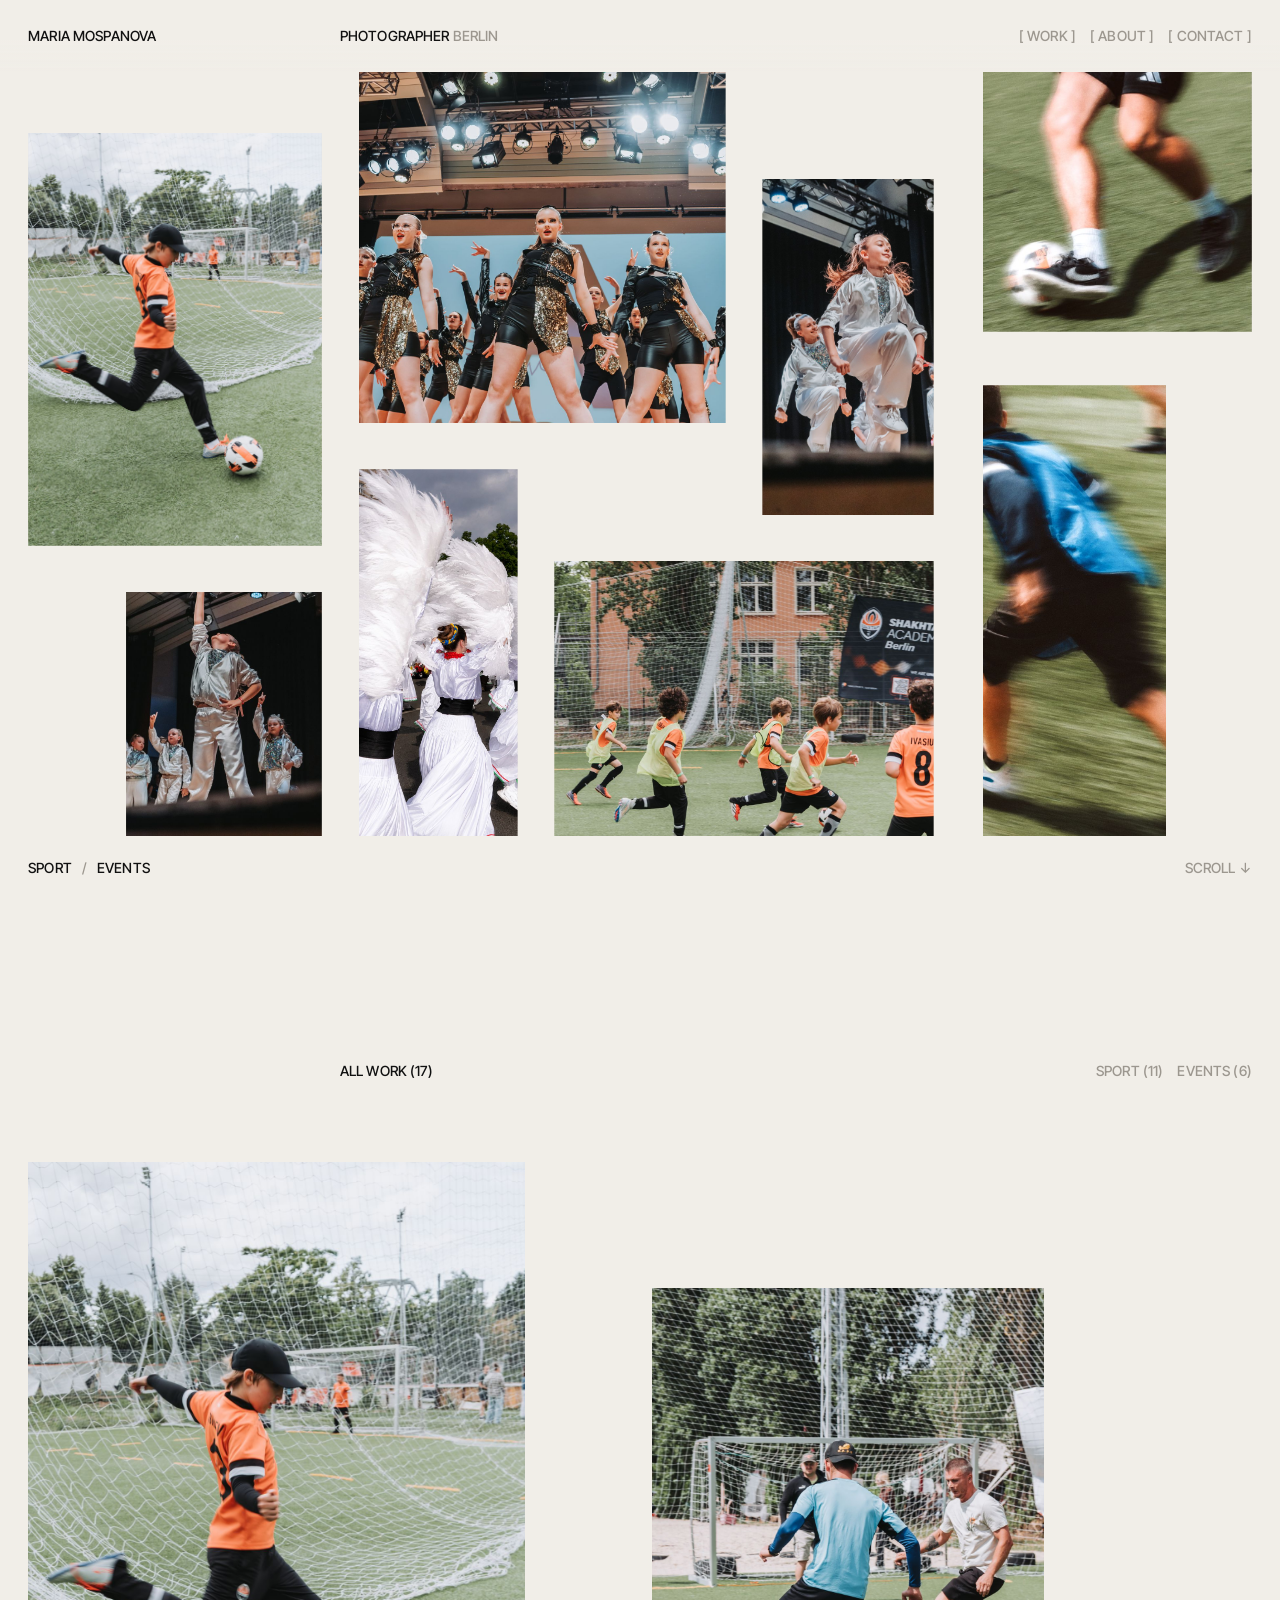
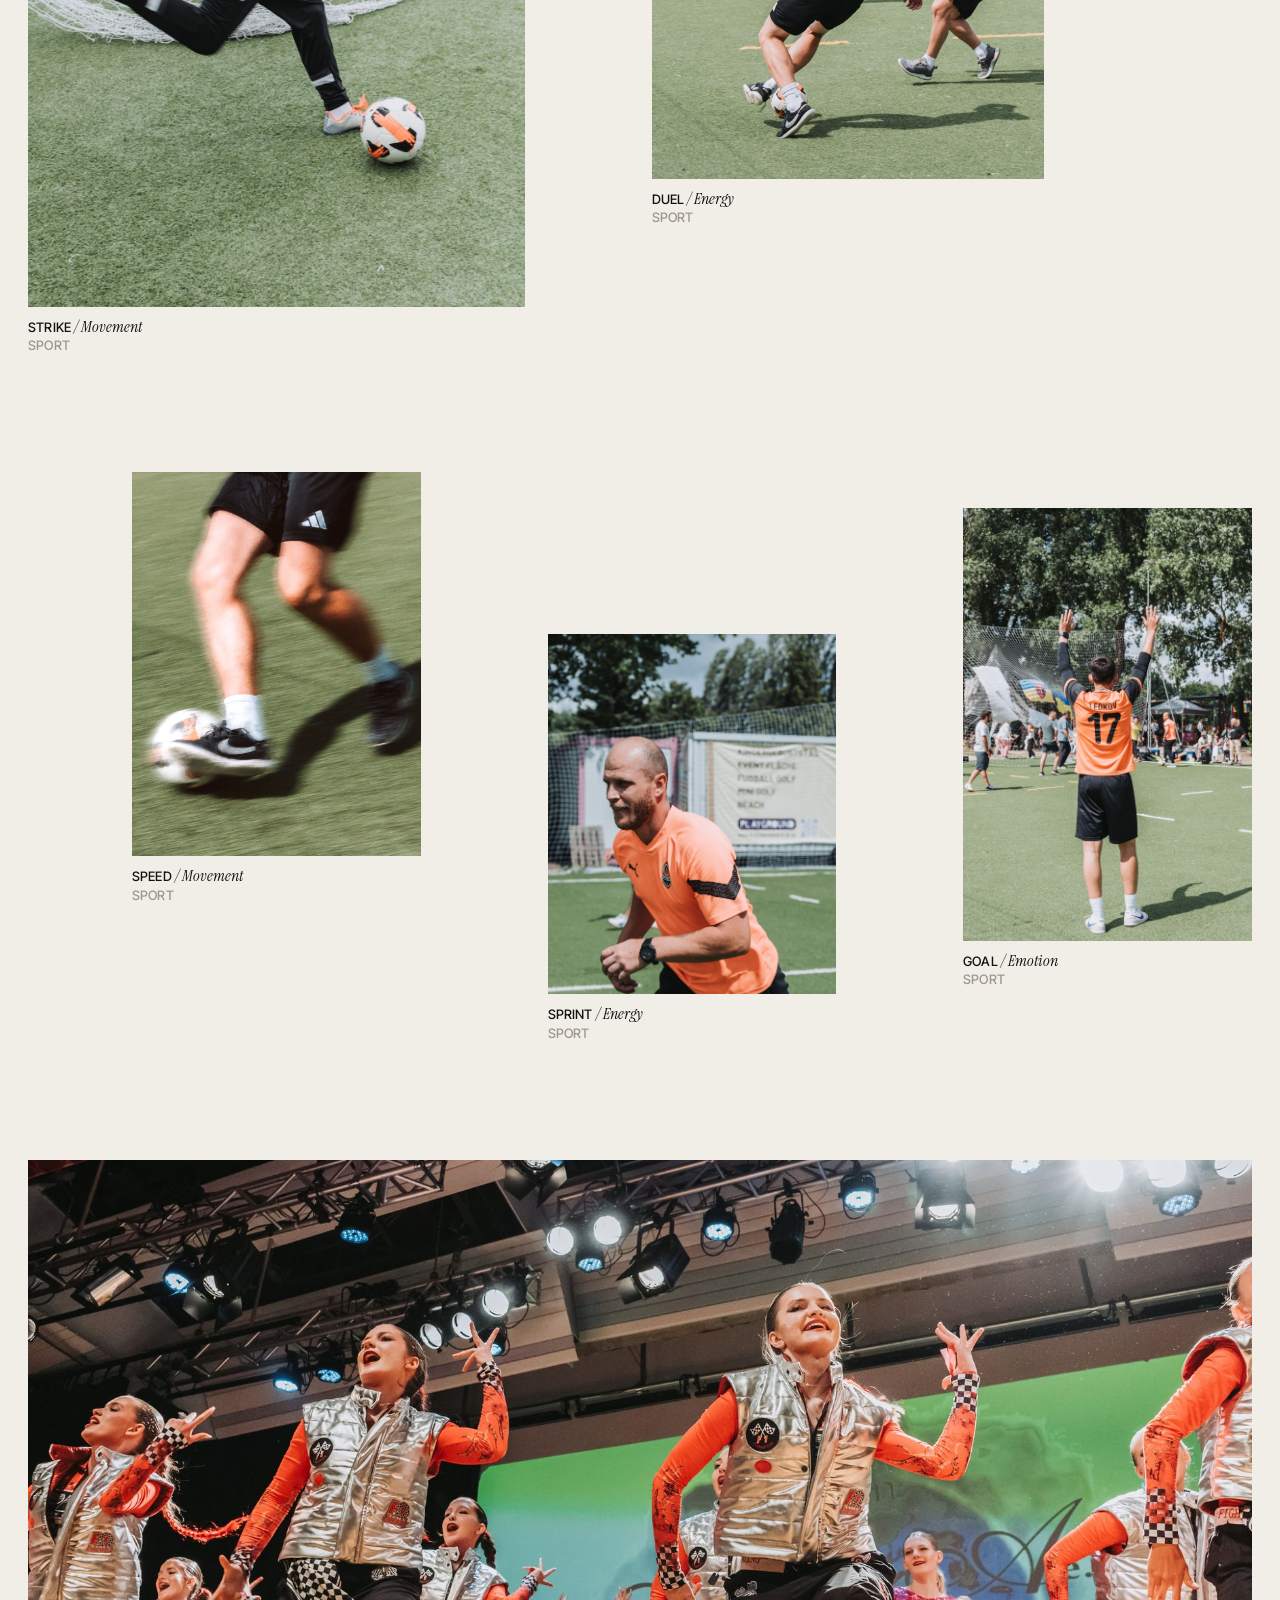
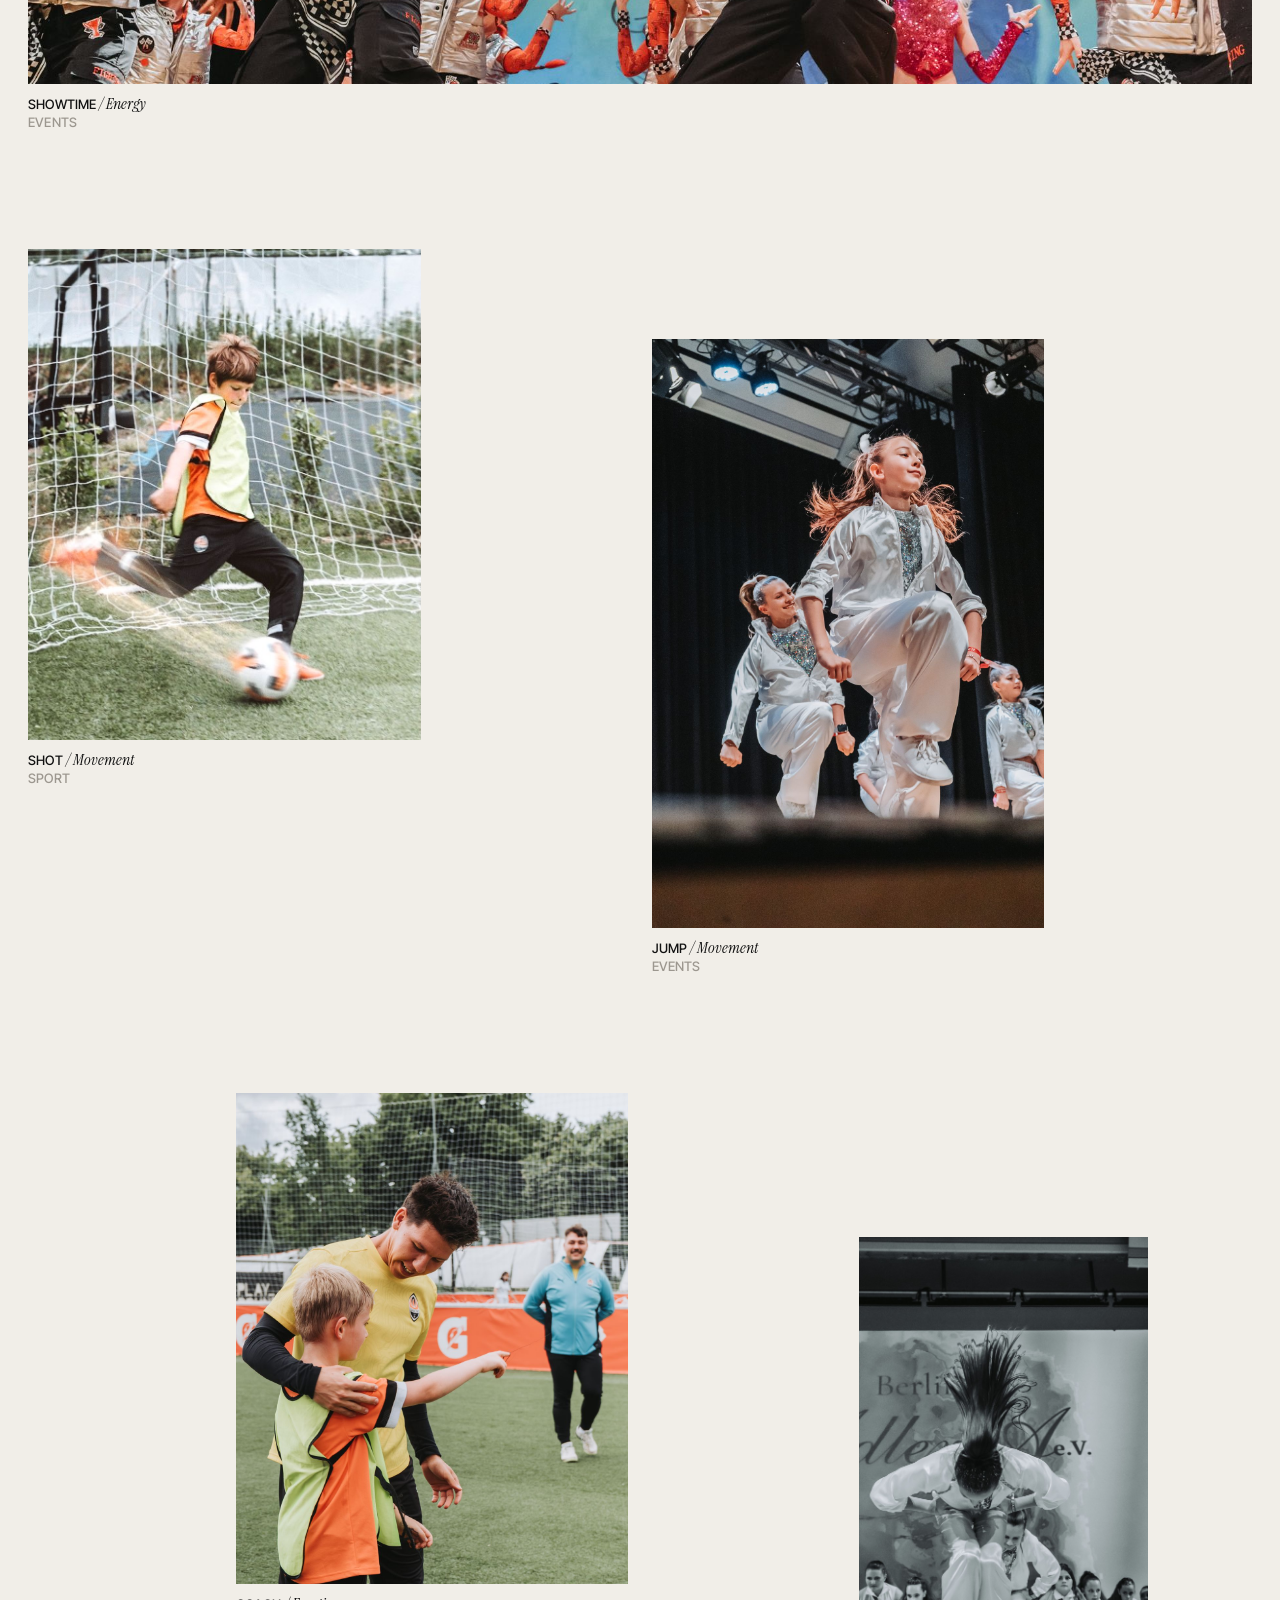
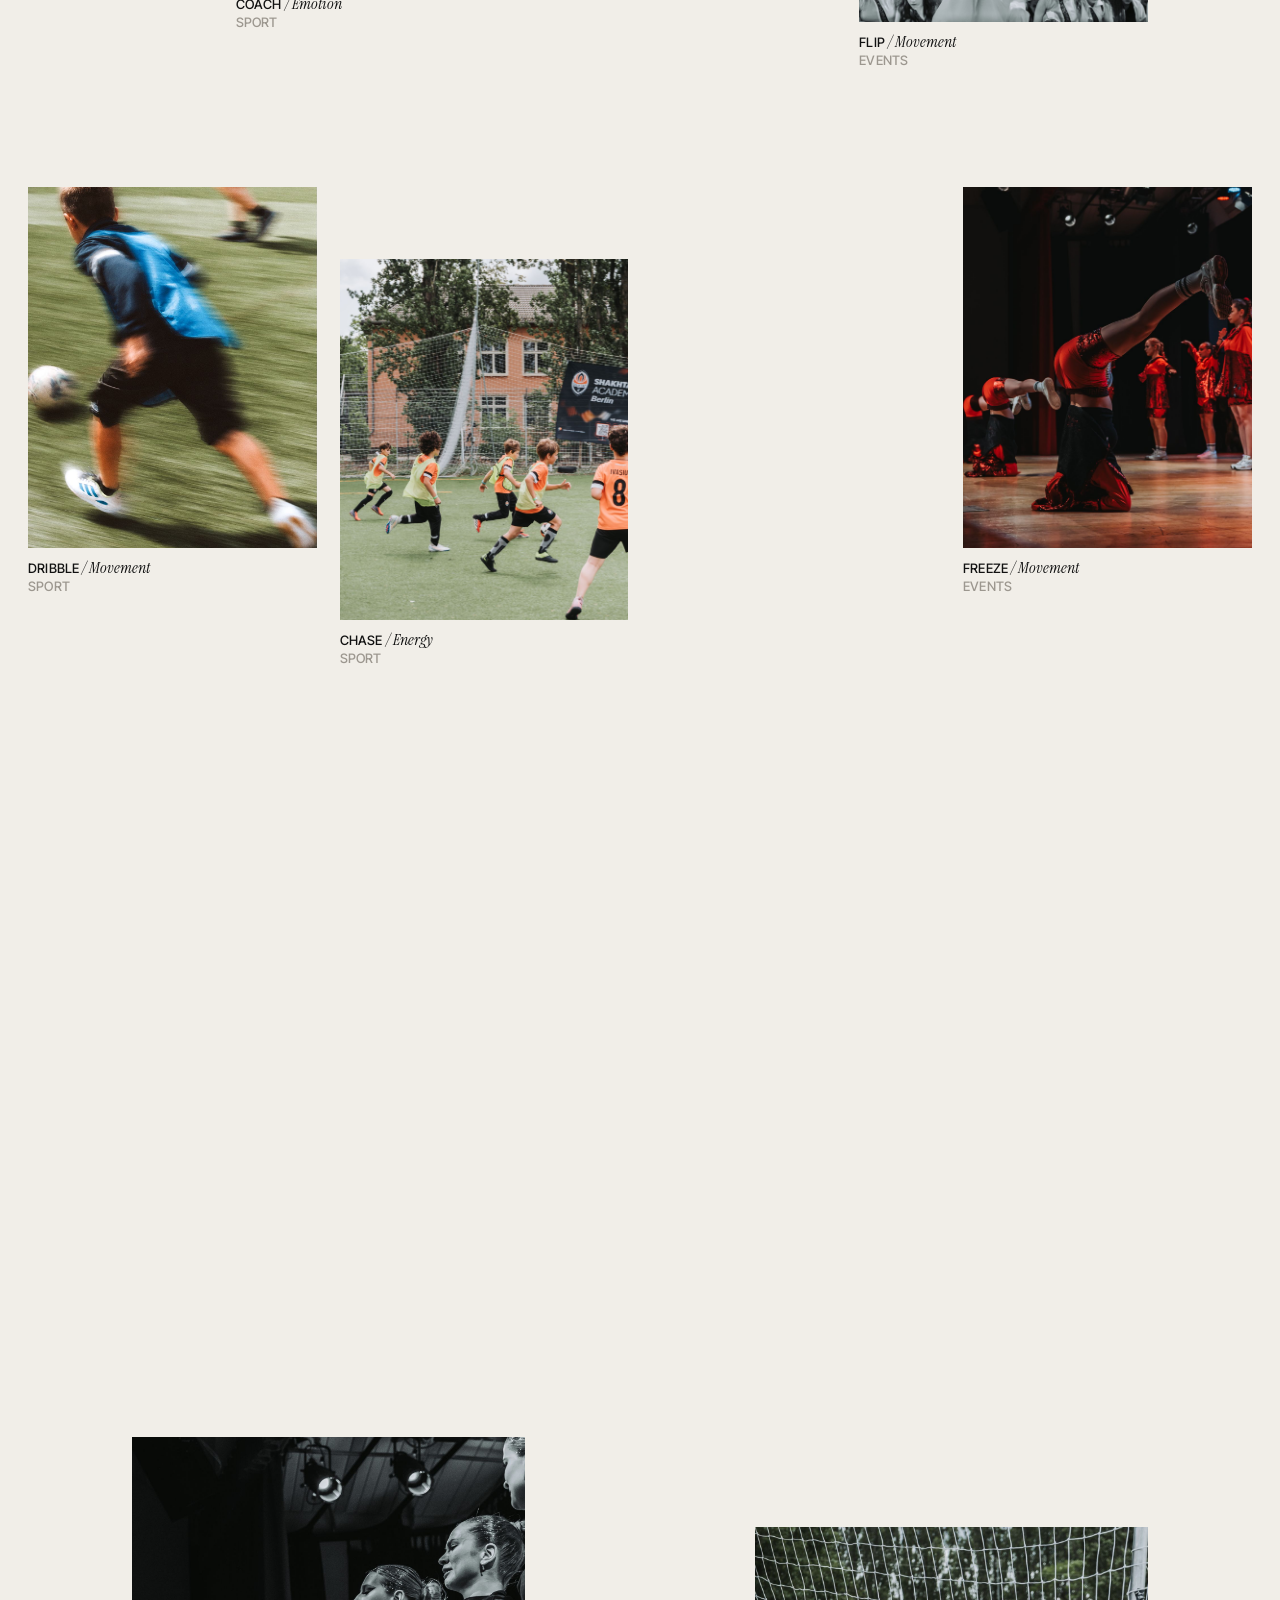
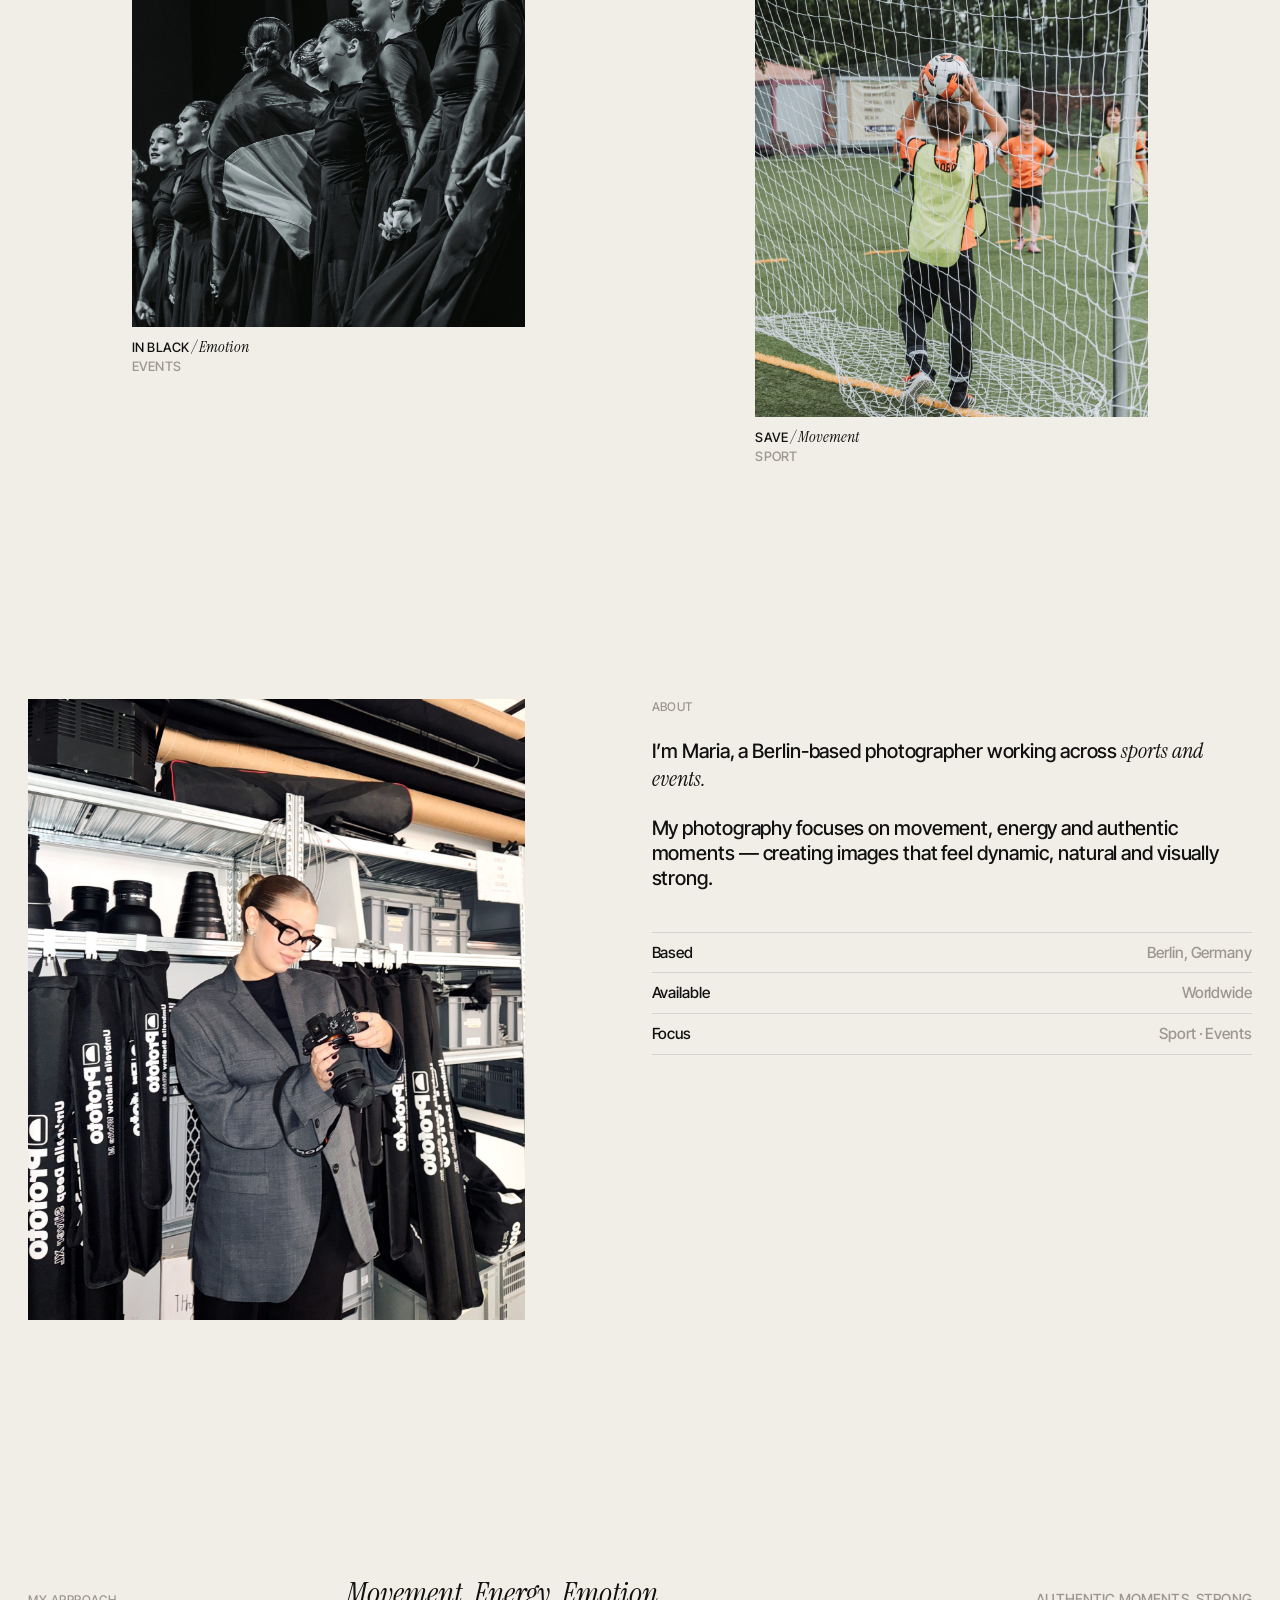
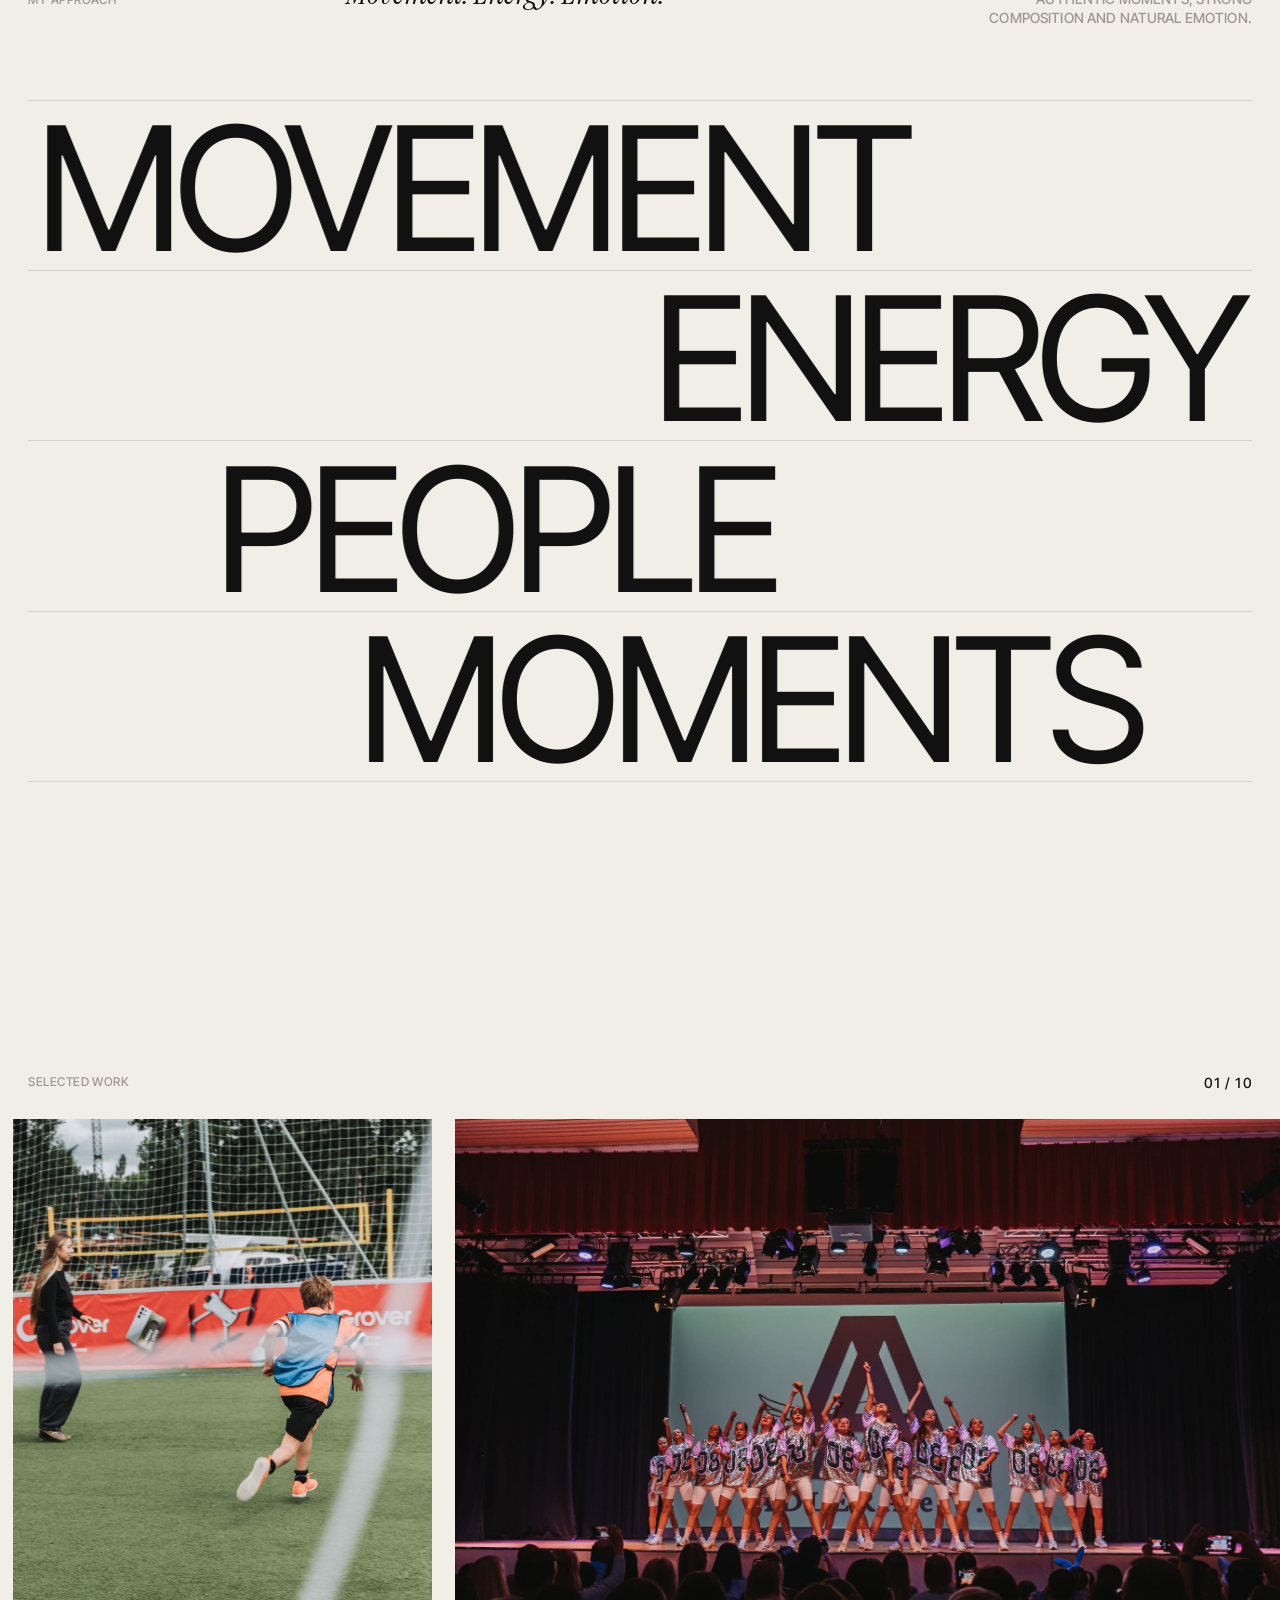
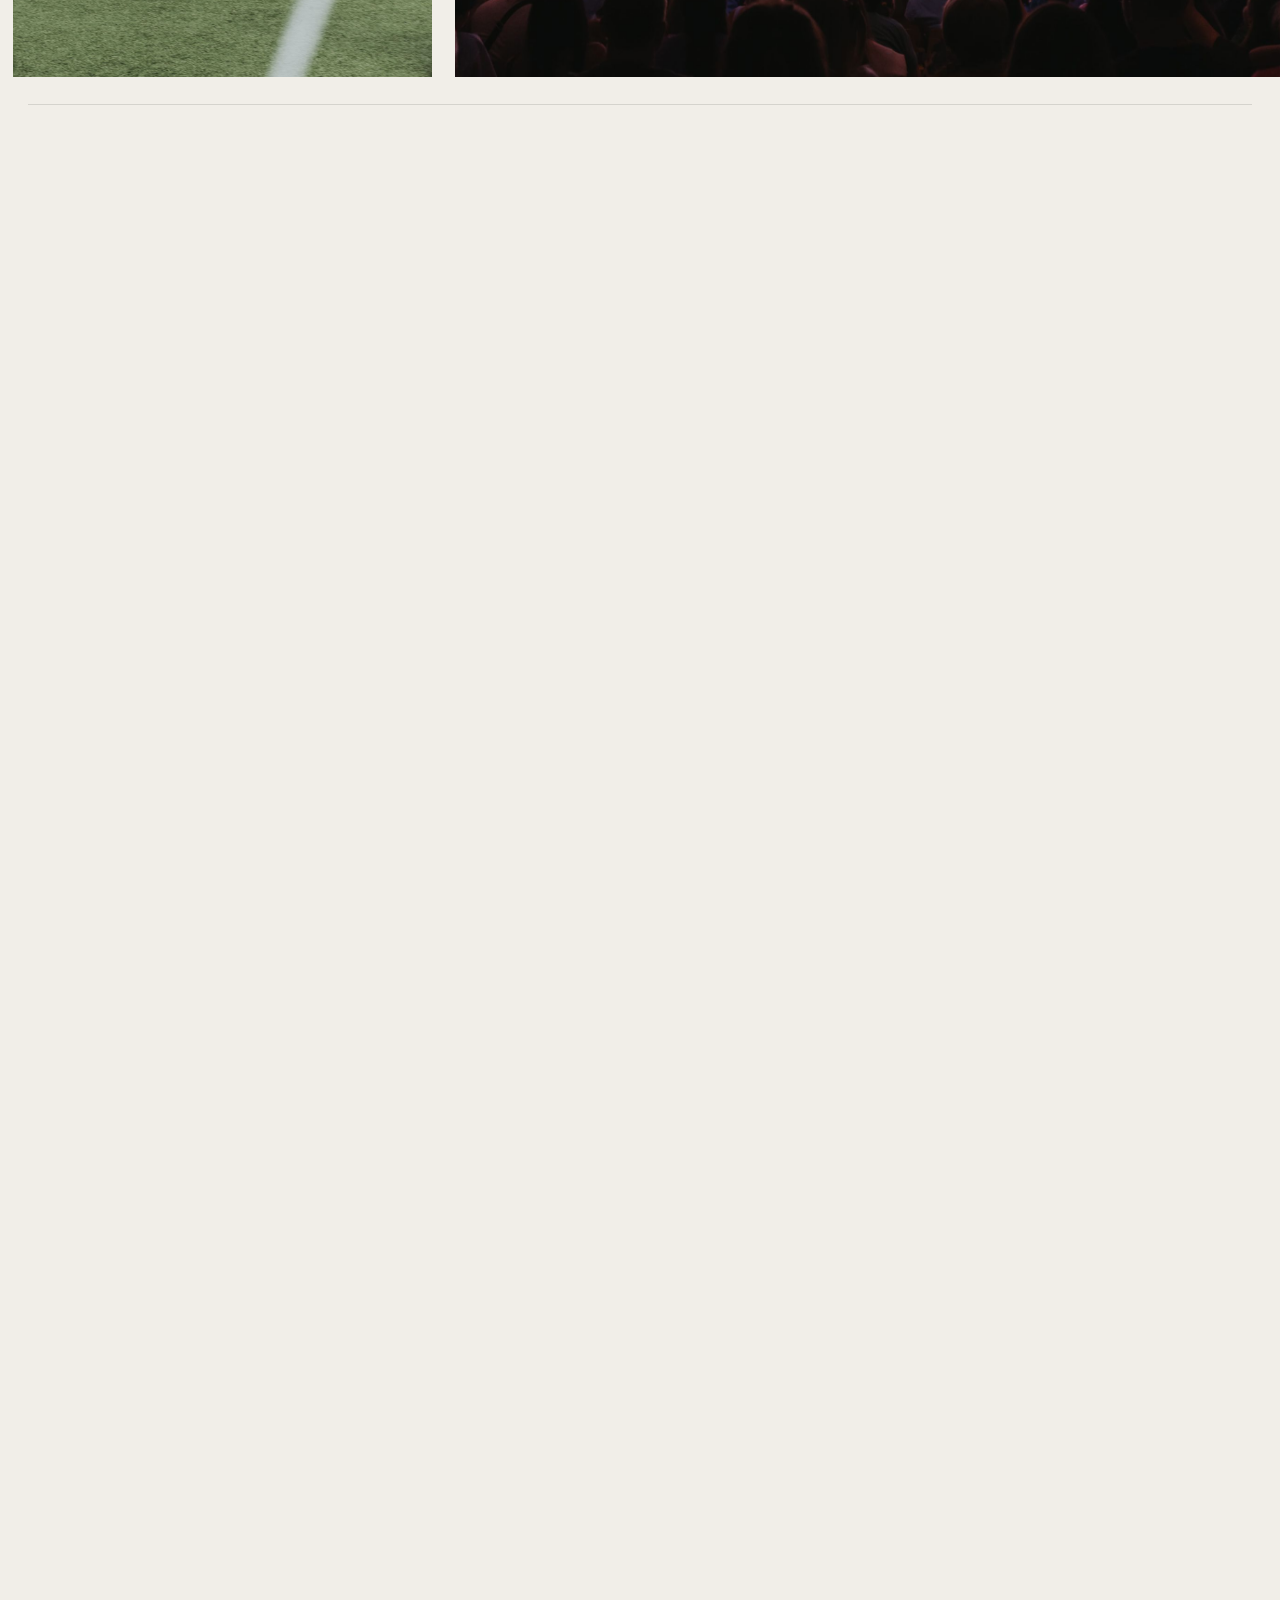
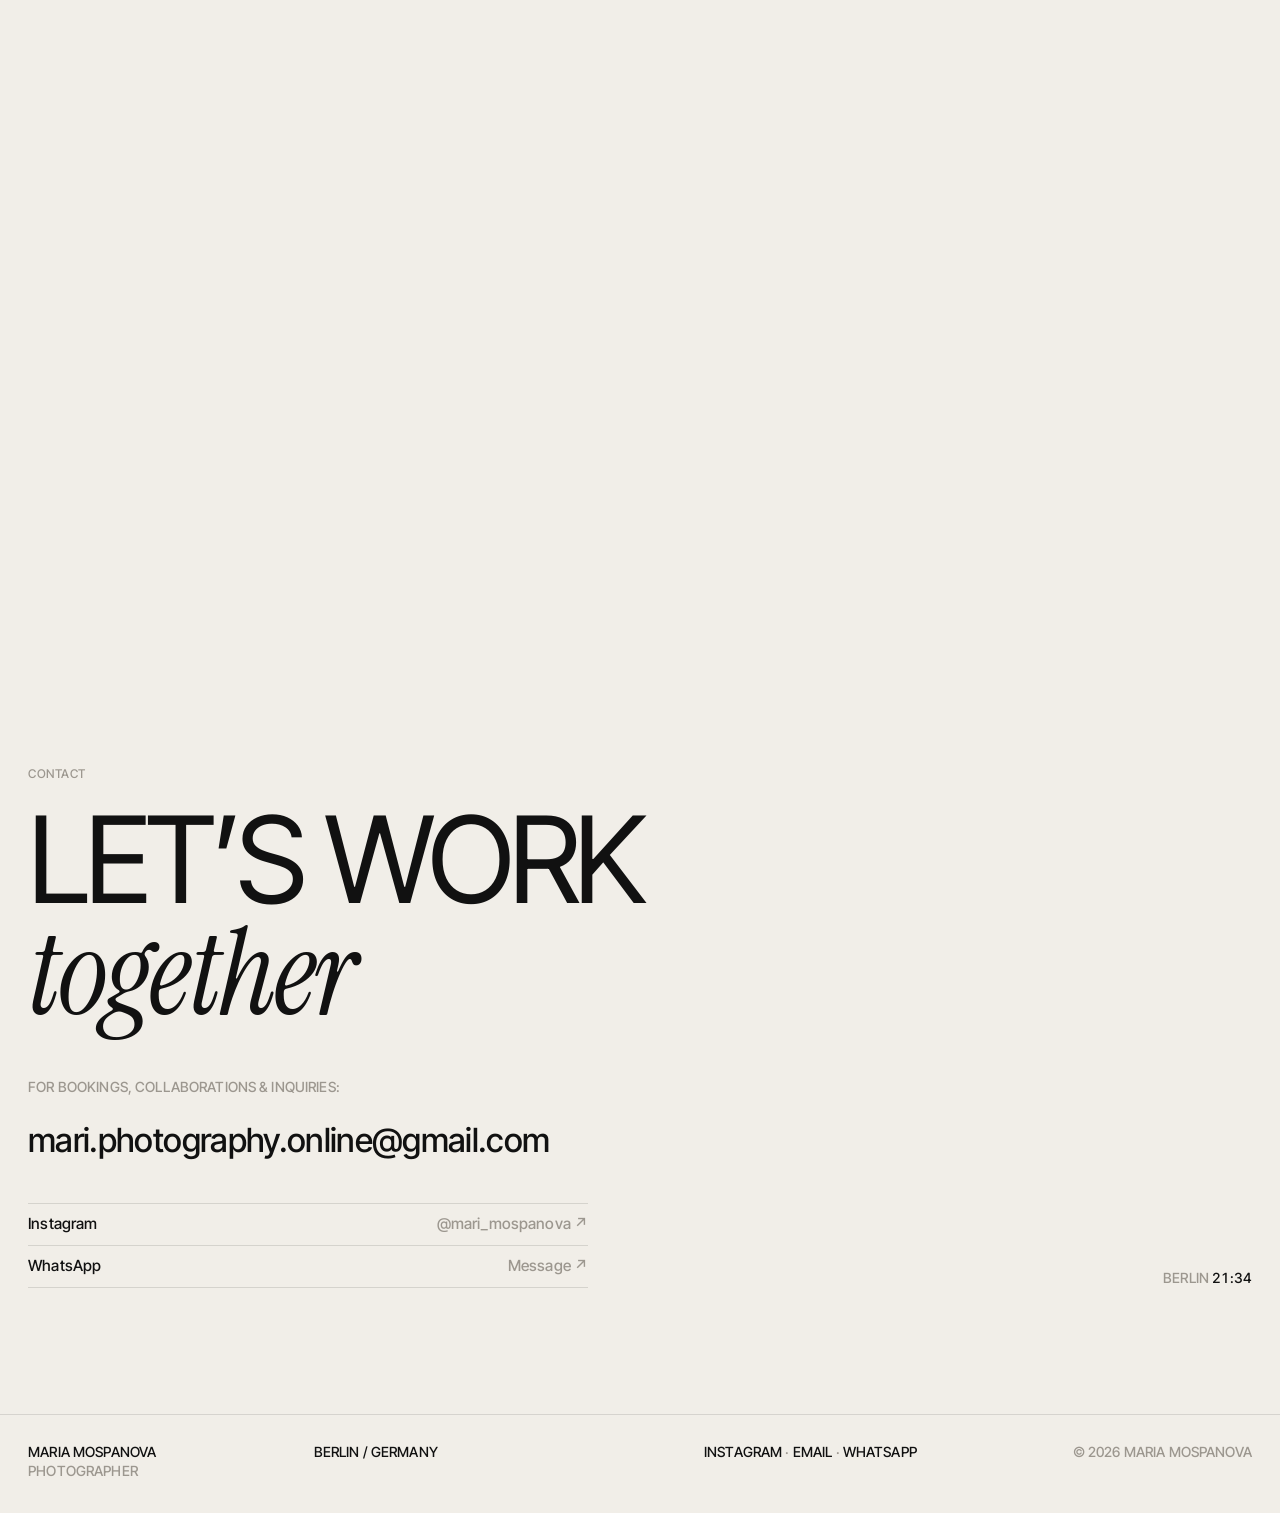
<file: index.html>
<!doctype html>
<html lang="en">
<head>
  <meta charset="utf-8">
  <meta name="viewport" content="width=device-width, initial-scale=1">
  <title>Maria Mospanova — Photographer</title>
  <meta name="description" content="Maria Mospanova — Berlin-based photographer working across sports and events.">
  <meta name="google-site-verification" content="XqzXgCKZwIQLnxauvd_oPKRa2JU0GCqbyXRKcChJCmk" />
  <meta name="theme-color" content="#EEEAE3">

  <meta property="og:title" content="Maria Mospanova — Photographer">
  <meta property="og:description" content="Sports and events photography. Berlin / Germany.">
  <meta property="og:type" content="website">

  <link rel="icon" href="data:image/svg+xml,%3Csvg xmlns='http://www.w3.org/2000/svg' viewBox='0 0 32 32'%3E%3Crect width='32' height='32' fill='%23121212'/%3E%3Ccircle cx='24' cy='8' r='3' fill='%23C8432B'/%3E%3Ctext x='5' y='25' font-family='Georgia' font-style='italic' font-size='20' fill='%23EEEAE3'%3EM%3C/text%3E%3C/svg%3E">

  <link rel="preconnect" href="https://fonts.googleapis.com">
  <link rel="preconnect" href="https://fonts.gstatic.com" crossorigin>
  <link href="https://fonts.googleapis.com/css2?family=Instrument+Serif:ital@0;1&family=Inter+Tight:wght@300;400;500&display=swap" rel="stylesheet">
  <link rel="stylesheet" href="assets/css/style.css">

  <script>
    // Photos live in assets/img/ under fixed names (hero-01.jpg, work-01.jpg ...).
    // If a file is not there yet, show the temporary placeholder from data-ph,
    // and if that fails too, a neutral stand-in.
    document.addEventListener('error', function (e) {
      var img = e.target;
      if (img.tagName !== 'IMG') return;
      if (img.dataset.ph && !img.dataset.phUsed) { img.dataset.phUsed = '1'; img.src = img.dataset.ph; return; }
      if (img.dataset.fallback) return;
      img.dataset.fallback = '1';
      var seed = (img.getAttribute('alt') || 'mm').replace(/\W+/g, '-').toLowerCase();
      img.src = 'https://picsum.photos/seed/' + seed + '/1200/1500?grayscale';
    }, true);
    document.documentElement.classList.add('js');
  </script>
</head>
<body>

  <a class="skip" href="#work">Skip to work</a>

  <!-- ============ HEADER ============ -->
  <header class="header" id="top">
    <a class="header__name" href="#top" aria-label="Maria Mospanova — back to top">Maria Mospanova</a>
    <p class="header__now" aria-live="polite"><span data-now-title>Photographer</span> <span class="muted" data-now-cat>Berlin</span></p>
    <p class="header__count is-off" aria-hidden="true"><span class="muted" data-count-cur>—</span> | <span data-count-total>17</span></p>
    <nav class="header__nav" aria-label="Main">
      <a href="#work" data-nav="work">Work</a>
      <a href="#about" data-nav="about">About</a>
      <a href="#contact" data-nav="contact">Contact</a>
    </nav>
    <button class="header__menu" type="button" aria-expanded="false" aria-controls="mobile-menu">Menu</button>
  </header>

  <div class="mobile-menu" id="mobile-menu" hidden>
    <nav aria-label="Mobile">
      <a href="#work"><span>01</span>Work</a>
      <a href="#about"><span>02</span>About</a>
      <a href="#contact"><span>03</span>Contact</a>
    </nav>
    <p class="mobile-menu__foot">Berlin / Germany</p>
  </div>

  <main>

    <!-- ============ 1. INTRO / HERO COLLAGE ============ -->
    <section class="hero" data-section="Index" aria-label="Selected photographs">
      <div class="hero__collage">
        <figure class="hc hc--a" style="--i:0"><img src="assets/img/hero-01.jpg" data-ph="https://images.unsplash.com/photo-1461896836934-ffe607ba8211?auto=format&fit=crop&w=1000&q=80" alt="Young player striking the ball" fetchpriority="high"></figure>
        <figure class="hc hc--b" style="--i:1"><img src="assets/img/hero-02.jpg" data-ph="https://images.unsplash.com/photo-1492684223066-81342ee5ff30?auto=format&fit=crop&w=1200&q=80" alt="Dancers under stage lights"></figure>
        <figure class="hc hc--c" style="--i:2"><img src="assets/img/hero-03.jpg" data-ph="https://images.unsplash.com/photo-1509631179647-0177331693ae?auto=format&fit=crop&w=800&q=80" alt="Young dancer jumping on stage"></figure>
        <figure class="hc hc--d" style="--i:3"><img src="assets/img/hero-04.jpg" data-ph="https://images.unsplash.com/photo-1530549387789-4c1017266635?auto=format&fit=crop&w=700&q=80" alt="Motion-blurred feet and ball"></figure>
        <figure class="hc hc--e" style="--i:4"><img src="assets/img/hero-05.jpg" data-ph="https://images.unsplash.com/photo-1515886657613-9f3515b0c78f?auto=format&fit=crop&w=700&q=80" alt="Carnival dancers with white feathers"></figure>
        <figure class="hc hc--f" style="--i:5"><img src="assets/img/hero-06.jpg" data-ph="https://images.unsplash.com/photo-1517649763962-0c623066013b?auto=format&fit=crop&w=1200&q=80" alt="Kids chasing the ball"></figure>
        <figure class="hc hc--g" style="--i:6"><img src="assets/img/hero-07.jpg" data-ph="https://images.unsplash.com/photo-1514525253161-7a46d19cd819?auto=format&fit=crop&w=800&q=80" alt="Boy dribbling at speed"></figure>
        <figure class="hc hc--h" style="--i:7"><img src="assets/img/hero-08.jpg" alt="Young dancer in silver reaching up on stage"></figure>
      </div>

      <div class="hero__meta">
        <p class="hero__disciplines">
          <span>Sport</span><i>/</i><span>Events</span>
        </p>
        <p class="hero__scroll">Scroll <span aria-hidden="true">↓</span></p>
      </div>
    </section>

    <!-- ============ 2. PORTFOLIO — editorial index ============
         Each item: data-cat (sport|events), --col = desktop grid column,
         --mt = vertical offset, data-m = mobile placement (full|left|right|pairL|pairR).
         To swap a photo: change the img src (e.g. assets/img/sport-01.jpg) + caption. -->
    <section class="work" id="work" data-section="Work">
      <div class="work__bar" data-reveal>
        <p class="work__all"><button type="button" class="is-active" data-filter="all">All work <span>(17)</span></button></p>
        <p class="work__filters">
          <button type="button" data-filter="sport">Sport <span>(11)</span></button>
          <button type="button" data-filter="events">Events <span>(6)</span></button>
        </p>
      </div>

      <div class="grid" data-lightbox>
        <figure class="tile" data-cat="sport" data-m="full" style="--col:1 / span 5;--mt:0vh;--r:2/3" data-reveal>
          <div class="ph"><img loading="lazy" src="assets/img/work-01.jpg" data-ph="https://images.unsplash.com/photo-1517649763962-0c623066013b?auto=format&fit=crop&w=1600&q=80" alt="Young player striking the ball"></div>
          <figcaption class="cap"><span>Strike <em>/ Movement</em></span><span>Sport</span></figcaption>
        </figure>
        <figure class="tile" data-cat="sport" data-m="right" style="--col:7 / span 4;--mt:14vh;--r:4/5" data-reveal>
          <div class="ph"><img loading="lazy" src="assets/img/work-02.jpg" data-ph="https://images.unsplash.com/photo-1509631179647-0177331693ae?auto=format&fit=crop&w=1000&q=80" alt="Two players fighting for the ball"></div>
          <figcaption class="cap"><span>Duel <em>/ Energy</em></span><span>Sport</span></figcaption>
        </figure>
        <figure class="tile" data-cat="sport" data-m="pairL" style="--col:2 / span 3;--mt:0vh;--r:3/4" data-reveal>
          <div class="ph"><img loading="lazy" src="assets/img/work-03.jpg" data-ph="https://images.unsplash.com/photo-1514525253161-7a46d19cd819?auto=format&fit=crop&w=900&q=80" alt="Motion-blurred feet and ball"></div>
          <figcaption class="cap"><span>Speed <em>/ Movement</em></span><span>Sport</span></figcaption>
        </figure>
        <figure class="tile" data-cat="sport" data-m="pairR" style="--col:6 / span 3;--mt:18vh;--r:4/5" data-reveal>
          <div class="ph"><img loading="lazy" src="assets/img/work-04.jpg" data-ph="https://images.unsplash.com/photo-1552674605-db6ffd4facb5?auto=format&fit=crop&w=900&q=80" alt="Player sprinting across the pitch"></div>
          <figcaption class="cap"><span>Sprint <em>/ Energy</em></span><span>Sport</span></figcaption>
        </figure>
        <figure class="tile" data-cat="sport" data-m="left" style="--col:10 / span 3;--mt:4vh;--r:2/3" data-reveal>
          <div class="ph"><img loading="lazy" src="assets/img/work-05.jpg" data-ph="https://images.unsplash.com/photo-1469334031218-e382a71b716b?auto=format&fit=crop&w=900&q=80" alt="Player number 17 celebrating with arms up"></div>
          <figcaption class="cap"><span>Goal <em>/ Emotion</em></span><span>Sport</span></figcaption>
        </figure>
        <figure class="tile" data-cat="events" data-m="full" style="--col:1 / -1;--mt:0vh;--r:21/9" data-reveal>
          <div class="ph"><img loading="lazy" src="assets/img/work-06.jpg" data-ph="https://images.unsplash.com/photo-1501281668745-f7f57925c3b4?auto=format&fit=crop&w=2000&q=80" alt="Dancers in silver jackets on stage"></div>
          <figcaption class="cap"><span>Showtime <em>/ Energy</em></span><span>Events</span></figcaption>
        </figure>
        <figure class="tile" data-cat="sport" data-m="pairL" style="--col:1 / span 4;--mt:0vh;--r:4/5" data-reveal>
          <div class="ph"><img loading="lazy" src="assets/img/work-07.jpg" data-ph="https://images.unsplash.com/photo-1515886657613-9f3515b0c78f?auto=format&fit=crop&w=900&q=80" alt="Boy kicking the ball in front of the goal"></div>
          <figcaption class="cap"><span>Shot <em>/ Movement</em></span><span>Sport</span></figcaption>
        </figure>
        <figure class="tile" data-cat="events" data-m="pairR" style="--col:7 / span 4;--mt:10vh;--r:2/3" data-reveal>
          <div class="ph"><img loading="lazy" src="assets/img/work-08.jpg" data-ph="https://images.unsplash.com/photo-1546519638-68e109498ffc?auto=format&fit=crop&w=1200&q=80" alt="Young dancer jumping on stage"></div>
          <figcaption class="cap"><span>Jump <em>/ Movement</em></span><span>Events</span></figcaption>
        </figure>
        <figure class="tile" data-cat="sport" data-m="full" style="--col:3 / span 4;--mt:0vh;--r:4/5" data-reveal>
          <div class="ph"><img loading="lazy" src="assets/img/work-09.jpg" data-ph="https://images.unsplash.com/photo-1540575467063-178a50c2df87?auto=format&fit=crop&w=1400&q=80" alt="Coach encouraging a young player"></div>
          <figcaption class="cap"><span>Coach <em>/ Emotion</em></span><span>Sport</span></figcaption>
        </figure>
        <figure class="tile" data-cat="events" data-m="right" style="--col:9 / span 3;--mt:16vh;--r:3/4" data-reveal>
          <div class="ph"><img loading="lazy" src="assets/img/work-10.jpg" data-ph="https://images.unsplash.com/photo-1496747611176-843222e1e57c?auto=format&fit=crop&w=900&q=80" alt="Dancer mid-flip, black and white"></div>
          <figcaption class="cap"><span>Flip <em>/ Movement</em></span><span>Events</span></figcaption>
        </figure>
        <figure class="tile" data-cat="sport" data-m="pairL" style="--col:1 / span 3;--mt:0vh;--r:4/5" data-reveal>
          <div class="ph"><img loading="lazy" src="assets/img/work-11.jpg" data-ph="https://images.unsplash.com/photo-1530549387789-4c1017266635?auto=format&fit=crop&w=800&q=80" alt="Boy dribbling at speed, motion blur"></div>
          <figcaption class="cap"><span>Dribble <em>/ Movement</em></span><span>Sport</span></figcaption>
        </figure>
        <figure class="tile" data-cat="sport" data-m="pairR" style="--col:4 / span 3;--mt:8vh;--r:4/5" data-reveal>
          <div class="ph"><img loading="lazy" src="assets/img/work-12.jpg" data-ph="https://images.unsplash.com/photo-1502680390469-be75c86b636f?auto=format&fit=crop&w=800&q=80" alt="Kids chasing the ball"></div>
          <figcaption class="cap"><span>Chase <em>/ Energy</em></span><span>Sport</span></figcaption>
        </figure>
        <figure class="tile" data-cat="events" data-m="left" style="--col:10 / span 3;--mt:0vh;--r:4/5" data-reveal>
          <div class="ph"><img loading="lazy" src="assets/img/work-13.jpg" data-ph="https://images.unsplash.com/photo-1505236858219-8359eb29e329?auto=format&fit=crop&w=800&q=80" alt="Dancer in a headstand freeze"></div>
          <figcaption class="cap"><span>Freeze <em>/ Movement</em></span><span>Events</span></figcaption>
        </figure>
        <figure class="tile" data-cat="events" data-m="full" style="--col:2 / span 6;--mt:0vh;--r:3/2" data-reveal>
          <div class="ph"><img loading="lazy" src="assets/img/work-14.jpg" data-ph="https://images.unsplash.com/photo-1529139574466-a303027c1d8b?auto=format&fit=crop&w=1200&q=80" alt="Dancers under stage lights"></div>
          <figcaption class="cap"><span>Showcase <em>/ Energy</em></span><span>Events</span></figcaption>
        </figure>
        <figure class="tile" data-cat="sport" data-m="right" style="--col:9 / span 3;--mt:14vh;--r:4/5" data-reveal>
          <div class="ph"><img loading="lazy" src="assets/img/work-15.jpg" data-ph="https://images.unsplash.com/photo-1508098682722-e99c43a406b2?auto=format&fit=crop&w=1200&q=80" alt="Smiling player walking off the pitch"></div>
          <figcaption class="cap"><span>Matchday <em>/ Emotion</em></span><span>Sport</span></figcaption>
        </figure>
        <figure class="tile" data-cat="events" data-m="pairL" style="--col:2 / span 4;--mt:0vh;--r:4/5" data-reveal>
          <div class="ph"><img loading="lazy" src="assets/img/work-16.jpg" data-ph="https://images.unsplash.com/photo-1492684223066-81342ee5ff30?auto=format&fit=crop&w=900&q=80" alt="Dancers in black dresses, black and white"></div>
          <figcaption class="cap"><span>In Black <em>/ Emotion</em></span><span>Events</span></figcaption>
        </figure>
        <figure class="tile" data-cat="sport" data-m="pairR" style="--col:8 / span 4;--mt:10vh;--r:4/5" data-reveal>
          <div class="ph"><img loading="lazy" src="assets/img/work-17.jpg" data-ph="https://images.unsplash.com/photo-1483985988355-763728e1935b?auto=format&fit=crop&w=1400&q=80" alt="Goalkeeper lifting the ball"></div>
          <figcaption class="cap"><span>Save <em>/ Movement</em></span><span>Sport</span></figcaption>
        </figure>
      </div>
    </section>

    <!-- ============ 3. ABOUT ============ -->
    <section class="about" id="about" data-section="About">
      <figure class="about__photo ph" style="--r:4/5" data-reveal>
        <img loading="lazy" src="assets/img/about.jpg" alt="Maria Mospanova with her camera in the studio">
      </figure>
      <div class="about__text" data-reveal>
        <p class="label">About</p>
        <p class="about__lead">I’m Maria, a Berlin-based photographer working across <em>sports and events.</em></p>
        <p>My photography focuses on movement, energy and authentic moments — creating images that feel dynamic, natural and visually strong.</p>
        <dl class="rows">
          <div><dt>Based</dt><dd>Berlin, Germany</dd></div>
          <div><dt>Available</dt><dd>Worldwide</dd></div>
          <div><dt>Focus</dt><dd>Sport · Events</dd></div>
        </dl>
      </div>
    </section>

    <!-- ============ 4. APPROACH ============ -->
    <section class="approach" data-section="Approach" aria-label="My approach">
      <div class="approach__intro" data-reveal>
        <p class="label">My approach</p>
        <p class="approach__line"><em>Movement. Energy. Emotion.</em></p>
        <p class="approach__sub">Authentic moments, strong composition and natural emotion.</p>
      </div>

      <ul class="words">
        <li class="word" data-drift="1"   data-img="assets/img/approach-01.jpg" data-ph="https://images.unsplash.com/photo-1461896836934-ffe607ba8211?auto=format&fit=crop&w=600&q=70"><span>Movement</span></li>
        <li class="word" data-drift="-1"  data-img="assets/img/approach-02.jpg" data-ph="https://images.unsplash.com/photo-1514525253161-7a46d19cd819?auto=format&fit=crop&w=600&q=70"><span>Energy</span></li>
        <li class="word" data-drift="1"   data-img="assets/img/approach-03.jpg" data-ph="https://images.unsplash.com/photo-1529139574466-a303027c1d8b?auto=format&fit=crop&w=600&q=70"><span>People</span></li>
        <li class="word" data-drift="-1"  data-img="assets/img/approach-04.jpg" data-ph="https://images.unsplash.com/photo-1505236858219-8359eb29e329?auto=format&fit=crop&w=600&q=70"><span>Moments</span></li>
      </ul>
      <div class="word-peek" aria-hidden="true"><img alt=""></div>
    </section>

    <!-- ============ 5. SELECTED WORK — horizontal gallery ============ -->
    <section class="reel" data-section="Selected" aria-label="Selected work" data-lightbox>
      <div class="reel__sticky">
        <div class="reel__head">
          <p class="label">Selected work</p>
          <p class="reel__count"><span data-reel-current>01</span> / <span data-reel-total>10</span></p>
        </div>
        <div class="reel__viewport">
          <ul class="reel__track">
            <li class="reel__item reel__item--v"><figure class="ph"><img loading="lazy" src="assets/img/selected-01.jpg" data-ph="https://images.unsplash.com/photo-1476480862126-209bfaa8edc8?auto=format&fit=crop&w=900&q=80" alt="Boy kicking the ball through the net"></figure></li>
            <li class="reel__item reel__item--h"><figure class="ph"><img loading="lazy" src="assets/img/selected-02.jpg" data-ph="https://images.unsplash.com/photo-1501281668745-f7f57925c3b4?auto=format&fit=crop&w=1400&q=80" alt="Full company on stage"></figure></li>
            <li class="reel__item reel__item--v"><figure class="ph"><img loading="lazy" src="assets/img/selected-03.jpg" data-ph="https://images.unsplash.com/photo-1496747611176-843222e1e57c?auto=format&fit=crop&w=900&q=80" alt="Dancer in a silver jacket"></figure></li>
            <li class="reel__item reel__item--s"><figure class="ph"><img loading="lazy" src="assets/img/selected-04.jpg" data-ph="https://images.unsplash.com/photo-1546519638-68e109498ffc?auto=format&fit=crop&w=900&q=80" alt="Football close-up"></figure></li>
            <li class="reel__item reel__item--v"><figure class="ph"><img loading="lazy" src="assets/img/selected-05.jpg" data-ph="https://images.unsplash.com/photo-1540575467063-178a50c2df87?auto=format&fit=crop&w=1400&q=80" alt="Published magazine spread with a young player"></figure></li>
            <li class="reel__item reel__item--v"><figure class="ph"><img loading="lazy" src="assets/img/selected-06.jpg" data-ph="https://images.unsplash.com/photo-1534528741775-53994a69daeb?auto=format&fit=crop&w=900&q=80" alt="Player number 17"></figure></li>
            <li class="reel__item reel__item--v"><figure class="ph"><img loading="lazy" src="assets/img/selected-07.jpg" data-ph="https://images.unsplash.com/photo-1502680390469-be75c86b636f?auto=format&fit=crop&w=1400&q=80" alt="Young dancer reaching up on stage"></figure></li>
            <li class="reel__item reel__item--s"><figure class="ph"><img loading="lazy" src="assets/img/selected-08.jpg" data-ph="https://images.unsplash.com/photo-1469334031218-e382a71b716b?auto=format&fit=crop&w=900&q=80" alt="Kids playing football, black and white"></figure></li>
            <li class="reel__item reel__item--v"><figure class="ph"><img loading="lazy" src="assets/img/selected-09.jpg" data-ph="https://images.unsplash.com/photo-1492684223066-81342ee5ff30?auto=format&fit=crop&w=900&q=80" alt="Carnival dancers with white feathers"></figure></li>
            <li class="reel__item reel__item--v"><figure class="ph"><img loading="lazy" src="assets/img/selected-10.jpg" data-ph="https://images.unsplash.com/photo-1552674605-db6ffd4facb5?auto=format&fit=crop&w=900&q=80" alt="Player in motion with the ball"></figure></li>
          </ul>
        </div>
        <div class="reel__progress" aria-hidden="true"><span></span></div>
      </div>
    </section>

    <!-- ============ 6. CONTACT ============ -->
    <section class="contact" id="contact" data-section="Contact">
      <div class="contact__main" data-reveal>
        <p class="label">Contact</p>
        <h2 class="contact__title">Let’s work <em>together</em></h2>
        <p class="contact__sub">For bookings, collaborations &amp; inquiries:</p>
        <a class="contact__email" href="mailto:mari.photography.online@gmail.com">mari.photography.online@gmail.com</a>
        <dl class="rows rows--links">
          <div><dt>Instagram</dt><dd><a href="https://www.instagram.com/mari_mospanova/" target="_blank" rel="noopener">@mari_mospanova ↗</a></dd></div>
          <div><dt>WhatsApp</dt><dd><a href="https://wa.me/message/CJIZENQOKGA7D1" target="_blank" rel="noopener">Message ↗</a></dd></div>
        </dl>
      </div>
      <aside class="contact__side" data-reveal>
        <p class="contact__clock">Berlin <span data-clock>--:--</span></p>
      </aside>
    </section>
  </main>

  <!-- ============ FOOTER ============ -->
  <footer class="footer">
    <div class="footer__name">
      <p>Maria Mospanova</p>
      <p class="muted">Photographer</p>
    </div>
    <p class="footer__place">Berlin / Germany</p>
    <p class="footer__links">
      <a href="https://www.instagram.com/mari_mospanova/" target="_blank" rel="noopener">Instagram</a> ·
      <a href="mailto:mari.photography.online@gmail.com">Email</a> ·
      <a href="https://wa.me/message/CJIZENQOKGA7D1" target="_blank" rel="noopener">WhatsApp</a>
    </p>
    <p class="footer__copy">© 2026 Maria Mospanova</p>
  </footer>

  <!-- ============ LIGHTBOX ============ -->
  <div class="lightbox" role="dialog" aria-modal="true" aria-label="Photo viewer" hidden>
    <button class="lightbox__close" type="button">Close</button>
    <button class="lightbox__prev" type="button" aria-label="Previous photo">←</button>
    <figure class="lightbox__frame"><img alt=""></figure>
    <button class="lightbox__next" type="button" aria-label="Next photo">→</button>
    <p class="lightbox__count"><span data-lb-current>1</span> / <span data-lb-total>1</span></p>
  </div>

  <div class="cursor" aria-hidden="true"><span>View</span></div>

  <script src="assets/js/main.js" defer></script>
</body>
</html>
</file>
<file: assets/css/style.css>
/* ==========================================================================
   Maria Mospanova — Photography
   Minimal / Editorial / Modern. LESS TEXT. MORE IMAGE.
   ========================================================================== */

:root {
  --bg: #F1EEE8;          /* warm off-white */
  --bg-2: #E7E3DB;        /* placeholder tone behind images */
  --ink: #111111;
  --muted: #9C978F;
  --line: rgba(17, 17, 17, .12);
  --accent: #C8432B;      /* single accent: clay / track red — used sparingly */

  --sans: "Inter Tight", "Helvetica Neue", Arial, sans-serif;
  --serif: "Instrument Serif", "Times New Roman", serif;

  --gutter: clamp(16px, 2.2vw, 40px);
  --gap: clamp(12px, 1.8vw, 36px);
  --header-h: 72px;

  --ease: cubic-bezier(.22, .61, .21, 1);
  --t-slow: 1.2s;
  --t-mid: .7s;
}

*, *::before, *::after { box-sizing: border-box; }
[hidden] { display: none !important; }
html { -webkit-text-size-adjust: 100%; scroll-behavior: smooth; }
body {
  margin: 0;
  background: var(--bg);
  color: var(--ink);
  font-family: var(--sans);
  font-size: 14px;
  font-weight: 500;
  line-height: 1.35;
  letter-spacing: .01em;
  -webkit-font-smoothing: antialiased;
  text-rendering: optimizeLegibility;
}
img { display: block; max-width: 100%; }
a { color: inherit; text-decoration: none; }
button { font: inherit; color: inherit; background: none; border: 0; padding: 0; cursor: pointer; letter-spacing: inherit; text-transform: inherit; }
ul, dl, dd, figure, p, h1, h2, h3 { margin: 0; padding: 0; }
ul { list-style: none; }
em { font-family: var(--serif); font-style: italic; font-weight: 400; letter-spacing: 0; text-transform: none; }
.muted { color: var(--muted); }
::selection { background: var(--ink); color: var(--bg); }

.skip { position: absolute; left: -9999px; top: 8px; z-index: 100; background: var(--ink); color: var(--bg); padding: 8px 12px; }
.skip:focus { left: 8px; }
:focus-visible { outline: 1px solid var(--accent); outline-offset: 3px; }

.label {
  text-transform: uppercase;
  color: var(--muted);
  font-size: 12px;
  letter-spacing: .04em;
}

/* --------------------------------------------------------------------------
   Image frame — every photo sits in .ph; aspect ratio via --r
   -------------------------------------------------------------------------- */
.ph {
  position: relative;
  overflow: hidden;
  background: var(--bg-2);
  aspect-ratio: var(--r, 4/5);
}
.ph img {
  width: 100%;
  height: 100%;
  object-fit: cover;
  transition: transform 1.4s var(--ease), filter .6s var(--ease), opacity .8s var(--ease);
}

.cap {
  display: flex;
  flex-direction: column;
  gap: 1px;
  padding-top: 12px;
  text-transform: uppercase;
  font-size: 13px;
}
.cap span + span { color: var(--muted); }
.cap em { font-size: 1.2em; line-height: 1; }

/* --------------------------------------------------------------------------
   Header — four-column index bar
   -------------------------------------------------------------------------- */
.header {
  position: fixed;
  inset: 0 0 auto 0;
  z-index: 50;
  height: var(--header-h);
  padding: 0 var(--gutter);
  display: grid;
  grid-template-columns: 1fr 1.4fr .6fr 1fr;
  align-items: center;
  gap: var(--gap);
  text-transform: uppercase;
  background: linear-gradient(var(--bg) 55%, rgba(241, 238, 232, 0));
  transition: transform .6s var(--ease);
}
.header.is-hidden { transform: translateY(-100%); }
.header__name { white-space: nowrap; }
.header__now, .header__count {
  white-space: nowrap;
  overflow: hidden;
  text-overflow: ellipsis;
  transition: opacity .35s var(--ease);
}
.header__now.is-swapping { opacity: 0; }
.header__count.is-off { opacity: 0; }
.header__nav { justify-self: end; display: flex; gap: 14px; }
.header__nav a { color: var(--muted); transition: color .3s var(--ease); }
.header__nav a::before { content: "[ "; }
.header__nav a::after  { content: " ]"; }
.header__nav a:hover, .header__nav a.is-active { color: var(--ink); }
.header__nav a.is-active::before, .header__nav a.is-active::after { color: var(--accent); }
.header__menu { display: none; justify-self: end; }
.header__menu::before { content: "[ "; }
.header__menu::after  { content: " ]"; }

/* Mobile menu */
.mobile-menu {
  position: fixed;
  inset: 0;
  z-index: 45;
  background: var(--bg);
  padding: calc(var(--header-h) + 8vh) var(--gutter) var(--gutter);
  display: flex;
  flex-direction: column;
  justify-content: space-between;
  opacity: 0;
  transition: opacity .5s var(--ease);
}
.mobile-menu.is-open { opacity: 1; }
.mobile-menu nav { display: flex; flex-direction: column; gap: 6px; }
.mobile-menu nav a {
  font-family: var(--serif);
  font-style: italic;
  font-weight: 400;
  font-size: clamp(52px, 16vw, 96px);
  line-height: 1;
  display: flex;
  align-items: flex-start;
  gap: 12px;
}
.mobile-menu nav a span { font-family: var(--sans); font-style: normal; font-size: 12px; color: var(--muted); padding-top: 10px; }
.mobile-menu__foot { text-transform: uppercase; color: var(--muted); }

/* --------------------------------------------------------------------------
   1. Hero — staggered editorial collage
   -------------------------------------------------------------------------- */
.hero {
  position: relative;
  height: 100vh;
  height: 100svh;
  min-height: 560px;
  padding: var(--header-h) var(--gutter) 0;
}
.hero__collage { position: absolute; inset: var(--header-h) var(--gutter) 64px; }
.hc {
  position: absolute;
  overflow: hidden;
  background: var(--bg-2);
  margin: 0;
  opacity: 0;
  transform: translateY(28px);
  clip-path: inset(100% 0 0 0);
  transition:
    opacity var(--t-slow) var(--ease),
    transform var(--t-slow) var(--ease),
    clip-path var(--t-slow) var(--ease);
  transition-delay: calc(var(--i) * 160ms + 200ms);
}
.hc img { width: 100%; height: 100%; object-fit: cover; transform: scale(1.06); transition: transform 2.4s var(--ease); transition-delay: inherit; }
.is-loaded .hc { opacity: 1; transform: none; clip-path: inset(0 0 0 0); }
.is-loaded .hc img { transform: scale(1); }

/* desktop composition (percentages of the collage box) */
.hc--a { left: 0;     top: 8%;  width: 24%; height: 54%; }
.hc--b { left: 27%;   top: 0;   width: 30%; height: 46%; }
.hc--c { left: 60%;   top: 14%; width: 14%; height: 44%; }
.hc--d { left: 78%;   top: 0;   width: 22%; height: 34%; }
.hc--e { left: 27%;   top: 52%; width: 13%; height: 48%; }
.hc--f { left: 43%;   top: 64%; width: 31%; height: 36%; }
.hc--g { left: 78%;   top: 41%; width: 15%; height: 59%; }
.hc--h { left: 8%;    top: 68%; width: 16%; height: 32%; }

.hero__meta {
  position: absolute;
  left: var(--gutter);
  right: var(--gutter);
  bottom: 22px;
  display: flex;
  justify-content: space-between;
  align-items: baseline;
  text-transform: uppercase;
  opacity: 0;
  transition: opacity 1s var(--ease) 1.5s;
}
.is-loaded .hero__meta { opacity: 1; }
.hero__disciplines { display: flex; gap: 10px; }
.hero__disciplines i { font-style: normal; color: var(--muted); }
.hero__scroll { color: var(--muted); }
.hero__scroll span { display: inline-block; animation: nudge 2.4s var(--ease) infinite; }
@keyframes nudge { 0%, 100% { transform: translateY(0); } 50% { transform: translateY(4px); } }

/* --------------------------------------------------------------------------
   2. Work — editorial index grid (with intentional empty cells)
   -------------------------------------------------------------------------- */
.work { padding: 18vh var(--gutter) 10vh; }
.work__bar {
  display: grid;
  grid-template-columns: 1fr 1.4fr .6fr 1fr;
  gap: var(--gap);
  text-transform: uppercase;
  margin-bottom: 9vh;
}
.work__all { grid-column: 2; }
.work__filters { grid-column: 3 / span 2; display: flex; flex-wrap: wrap; gap: 4px 14px; justify-content: flex-end; }
.work__bar button { color: var(--muted); transition: color .3s var(--ease); }
.work__bar button:hover, .work__bar button.is-active { color: var(--ink); }

.grid {
  display: grid;
  grid-template-columns: repeat(12, minmax(0, 1fr));
  column-gap: var(--gap);
  row-gap: 13vh;
  align-items: start;
}
.tile { grid-column: var(--col); margin-top: var(--mt, 0); cursor: pointer; }
.tile .ph { aspect-ratio: var(--r); }

@media (hover: hover) {
  .grid:hover .tile .ph img { opacity: .55; }
  .grid .tile:hover .ph img { opacity: 1; transform: scale(1.025); }
}

/* filtered state — calm uniform 4-up index */
.grid.is-filtered { row-gap: 7vh; }
.grid.is-filtered .tile { grid-column: span 3; margin-top: 0; }
.grid.is-filtered .tile .ph { aspect-ratio: 4/5; }
.tile.is-out { display: none; }

/* --------------------------------------------------------------------------
   3. About
   -------------------------------------------------------------------------- */
.about {
  min-height: 80vh;
  padding: 16vh var(--gutter);
  display: grid;
  grid-template-columns: repeat(12, minmax(0, 1fr));
  gap: var(--gap);
  align-items: start;
}
.about__text {
  grid-column: 7 / -1;
  position: sticky;
  top: calc(var(--header-h) + 4vh);
  display: flex;
  flex-direction: column;
  gap: 22px;
  font-size: clamp(17px, 1.55vw, 24px);
  line-height: 1.28;
  letter-spacing: -.005em;
}
.about__photo { grid-column: 1 / span 5; }
.about__text .label { font-size: 12px; letter-spacing: .04em; }
.about__lead em { font-size: 1.12em; }

.rows { margin-top: 18px; font-size: clamp(15px, 1.2vw, 18px); }
.rows div { display: flex; justify-content: space-between; gap: 16px; padding: 10px 0; border-top: 1px solid var(--line); }
.rows div:last-child { border-bottom: 1px solid var(--line); }
.rows dd { color: var(--muted); text-align: right; }
.rows a { transition: color .3s var(--ease); }
.rows a:hover { color: var(--ink); }

/* --------------------------------------------------------------------------
   4. Approach — words as design
   -------------------------------------------------------------------------- */
.approach { position: relative; padding: 12vh var(--gutter) 16vh; overflow: hidden; }
.approach__intro {
  display: grid;
  grid-template-columns: 1fr 1.4fr 1.6fr;
  gap: var(--gap);
  align-items: baseline;
  margin-bottom: 8vh;
}
.approach__line { font-size: clamp(22px, 2.4vw, 36px); }
.approach__sub { color: var(--muted); text-transform: uppercase; max-width: 34ch; justify-self: end; text-align: right; }

.words { border-top: 1px solid var(--line); }
.word {
  font-size: clamp(56px, 13.5vw, 230px);
  line-height: .9;
  font-weight: 400;
  letter-spacing: -.045em;
  text-transform: uppercase;
  padding: .06em 0 .02em;
  border-bottom: 1px solid var(--line);
  white-space: nowrap;
  transition: color .5s var(--ease);
}
.word span { display: inline-block; will-change: transform; }
.word:nth-child(2) { text-align: right; }
.word:nth-child(3) { padding-left: 14vw; }
.word:nth-child(4) { text-align: right; padding-right: 8vw; }
@media (hover: hover) {
  .words:hover .word { color: var(--muted); }
  .words .word:hover { color: var(--ink); }
}
.word-peek {
  position: absolute;
  left: 0; top: 0;
  width: clamp(160px, 16vw, 260px);
  aspect-ratio: 3/4;
  pointer-events: none;
  opacity: 0;
  transform: translate(-50%, -50%) scale(.92);
  transition: opacity .4s var(--ease), transform .5s var(--ease);
  z-index: 2;
  overflow: hidden;
  background: var(--bg-2);
}
.word-peek.is-on { opacity: 1; transform: translate(-50%, -50%) scale(1); }
.word-peek img { width: 100%; height: 100%; object-fit: cover; }

/* --------------------------------------------------------------------------
   5. Selected work — horizontal reel (pinned on desktop)
   -------------------------------------------------------------------------- */
.reel { position: relative; }
.reel__sticky {
  height: 100vh;
  height: 100svh;
  display: flex;
  flex-direction: column;
  justify-content: center;
  gap: 3vh;
  padding: var(--header-h) 0 5vh;
  overflow: hidden;
}
.reel.is-pinned .reel__sticky { position: sticky; top: 0; }
.reel__head { display: flex; justify-content: space-between; padding: 0 var(--gutter); text-transform: uppercase; }
.reel__count { font-variant-numeric: tabular-nums; }
.reel__viewport { overflow: hidden; }
.reel__track {
  display: flex;
  align-items: center;
  gap: var(--gap);
  padding: 0 var(--gutter);
  width: max-content;
  will-change: transform;
}
.reel__item { flex: none; height: 62vh; cursor: pointer; }
.reel__item .ph { height: 100%; aspect-ratio: auto; }
.reel__item--v { aspect-ratio: 3/4; }
.reel__item--h { aspect-ratio: 3/2; }
.reel__item--s { aspect-ratio: 1/1; height: 46vh; align-self: flex-end; }
.reel__item:nth-child(3n+2) { align-self: flex-start; }
@media (hover: hover) {
  .reel__item:hover .ph img { transform: scale(1.03); }
}
.reel__progress { margin: 0 var(--gutter); height: 1px; background: var(--line); position: relative; }
.reel__progress span { position: absolute; inset: 0 auto 0 0; width: 100%; background: var(--ink); transform-origin: left; transform: scaleX(0); }

/* --------------------------------------------------------------------------
   6. Contact
   -------------------------------------------------------------------------- */
.contact {
  padding: 18vh var(--gutter) 14vh;
  display: grid;
  grid-template-columns: repeat(12, minmax(0, 1fr));
  gap: var(--gap);
  align-items: end;
}
.contact__main { grid-column: 1 / span 8; display: flex; flex-direction: column; gap: 22px; }
.contact__title {
  font-size: clamp(54px, 9.4vw, 168px);
  line-height: .92;
  font-weight: 400;
  letter-spacing: -.045em;
  text-transform: uppercase;
}
.contact__title em { letter-spacing: -.02em; }
.contact__sub { text-transform: uppercase; color: var(--muted); margin-top: 3vh; }
.contact__email {
  font-size: clamp(22px, 2.6vw, 42px);
  letter-spacing: -.02em;
  width: fit-content;
  background: linear-gradient(currentColor, currentColor) 0 100% / 0 1px no-repeat;
  transition: background-size .6s var(--ease);
}
.contact__email:hover { background-size: 100% 1px; }
.contact__main .rows { max-width: 560px; margin-top: 2vh; }
.contact__side { grid-column: 10 / -1; display: flex; flex-direction: column; align-items: flex-end; gap: 12px; }
.contact__clock { text-transform: uppercase; color: var(--muted); font-variant-numeric: tabular-nums; }
.contact__clock span { color: var(--ink); }

/* --------------------------------------------------------------------------
   Footer
   -------------------------------------------------------------------------- */
.footer {
  padding: 28px var(--gutter) 32px;
  border-top: 1px solid var(--line);
  display: grid;
  grid-template-columns: 1fr 1.4fr 1.2fr .8fr;
  gap: var(--gap);
  text-transform: uppercase;
  align-items: start;
}
.footer__links { color: var(--muted); }
.footer__links a { color: var(--ink); transition: color .3s var(--ease); }
.footer__links a:hover { color: var(--accent); }
.footer__copy { justify-self: end; color: var(--muted); }

/* --------------------------------------------------------------------------
   Lightbox
   -------------------------------------------------------------------------- */
.lightbox {
  position: fixed;
  inset: 0;
  z-index: 80;
  background: var(--bg);
  display: grid;
  grid-template-columns: 80px 1fr 80px;
  align-items: center;
  padding: var(--header-h) var(--gutter);
  opacity: 0;
  transition: opacity .5s var(--ease);
  text-transform: uppercase;
}
.lightbox.is-open { opacity: 1; }
.lightbox__frame { height: calc(100vh - var(--header-h) * 2); display: flex; align-items: center; justify-content: center; }
.lightbox__frame img { max-height: 100%; max-width: 100%; object-fit: contain; transition: opacity .35s var(--ease); }
.lightbox__frame img.is-swapping { opacity: 0; }
.lightbox__close { position: absolute; top: 26px; right: var(--gutter); }
.lightbox__close::before { content: "[ "; }
.lightbox__close::after  { content: " ]"; }
.lightbox__prev, .lightbox__next { font-size: 22px; height: 100%; color: var(--muted); transition: color .3s; }
.lightbox__prev:hover, .lightbox__next:hover { color: var(--ink); }
.lightbox__count { position: absolute; top: 26px; left: 50%; transform: translateX(-50%); font-variant-numeric: tabular-nums; }

/* Cursor label (desktop, fine pointer) */
.cursor {
  position: fixed;
  left: 0; top: 0;
  z-index: 90;
  pointer-events: none;
  text-transform: uppercase;
  font-size: 12px;
  padding: 6px 10px;
  background: var(--ink);
  color: var(--bg);
  opacity: 0;
  transform: translate(-50%, -50%) scale(.6);
  transition: opacity .3s var(--ease), transform .3s var(--ease);
}
.cursor.is-on { opacity: 1; transform: translate(-50%, -50%) scale(1); }
@media not all and (hover: hover) and (pointer: fine) { .cursor { display: none; } }

/* --------------------------------------------------------------------------
   Scroll reveal
   -------------------------------------------------------------------------- */
.js [data-reveal] {
  opacity: 0;
  translate: 0 36px;
  transition: opacity var(--t-slow) var(--ease), translate var(--t-slow) var(--ease);
}
.js [data-reveal].is-in { opacity: 1; translate: 0 0; }

/* Photo map (index.html?map) — shows which file goes where */
.map-tag {
  position: absolute;
  left: 8px; top: 8px;
  z-index: 3;
  background: var(--accent);
  color: #fff;
  font-size: 12px;
  padding: 4px 8px;
  text-transform: none;
  letter-spacing: 0;
  pointer-events: none;
}
.map-tag--word { position: static; display: inline-block; vertical-align: top; margin-left: 12px; font-family: var(--sans); }
.show-map .word { position: relative; }

/* ==========================================================================
   Tablet
   ========================================================================== */
@media (max-width: 1024px) {
  .header { grid-template-columns: 1fr 1fr auto; }
  .header__count { display: none; }
  .work__bar { grid-template-columns: 1fr 1fr; }
  .work__all { grid-column: 1; }
  .work__filters { grid-column: 2; }
  .approach__intro { grid-template-columns: 1fr 1fr; }
  .approach__sub { grid-column: 1 / -1; justify-self: start; text-align: left; }
  .footer { grid-template-columns: 1fr 1fr; }
  .footer__copy { justify-self: start; }
}

/* ==========================================================================
   Mobile — its own flow, not a shrunken desktop
   ========================================================================== */
@media (max-width: 760px) {
  :root { --header-h: 58px; --gap: 12px; }
  body { font-size: 13px; }

  .header { grid-template-columns: 1fr auto; }
  .header__now, .header__nav { display: none; }
  .header__menu { display: block; position: relative; z-index: 60; }

  /* hero: 5-photo vertical collage */
  .hero { min-height: 620px; }
  .hero__collage { inset: var(--header-h) var(--gutter) 56px; }
  .hc--a { left: 0;   top: 0;   width: 58%; height: 50%; }
  .hc--b { left: 62%; top: 7%;  width: 38%; height: 26%; }
  .hc--c { left: 62%; top: 37%; width: 38%; height: 30%; }
  .hc--f { left: 0;   top: 55%; width: 58%; height: 22%; }
  .hc--g { left: 22%; top: 81%; width: 36%; height: 19%; }
  .hc--e { left: 62%; top: 71%; width: 38%; height: 29%; }
  .hc--d, .hc--h { display: none; }
  .hero__disciplines { gap: 6px; }

  .work { padding-top: 12vh; }
  .work__bar { grid-template-columns: 1fr; gap: 8px; margin-bottom: 6vh; }
  .work__filters { grid-column: 1; justify-content: flex-start; }

  .grid { grid-template-columns: repeat(6, minmax(0, 1fr)); row-gap: 7vh; }
  .tile { margin-top: 0; }
  .tile[data-m="full"]  { grid-column: 1 / -1; }
  .tile[data-m="left"]  { grid-column: 1 / span 4; }
  .tile[data-m="right"] { grid-column: 3 / span 4; }
  .tile[data-m="pairL"] { grid-column: 1 / span 3; }
  .tile[data-m="pairR"] { grid-column: 4 / span 3; margin-top: 10vh; }
  .grid.is-filtered .tile { grid-column: span 3; margin-top: 0; }
  .cap { font-size: 11px; padding-top: 8px; }

  .about { min-height: 0; padding: 12vh var(--gutter); }
  .about__photo { grid-column: 1 / span 10; }
  .about__text { grid-column: 1 / -1; position: static; margin-top: 4vh; font-size: 18px; }

  .approach__intro { grid-template-columns: 1fr; gap: 10px; }
  .approach__sub { text-align: left; }
  .word:nth-child(3) { padding-left: 8vw; }
  .word:nth-child(4) { padding-right: 0; }
  .word-peek { display: none; }

  /* reel: native swipe with snap */
  .reel__sticky { height: auto; padding: 10vh 0; gap: 18px; }
  .reel__viewport { overflow-x: auto; scroll-snap-type: x mandatory; -webkit-overflow-scrolling: touch; scrollbar-width: none; }
  .reel__viewport::-webkit-scrollbar { display: none; }
  .reel__item { height: 56vh; scroll-snap-align: center; }
  .reel__item--s { height: 40vh; }
  .reel__item--h { height: 38vh; }

  .contact { padding: 12vh var(--gutter) 10vh; }
  .contact__main { grid-column: 1 / -1; }
  .contact__email { font-size: clamp(16px, 5.4vw, 24px); overflow-wrap: anywhere; }
  .contact__side { grid-column: 1 / -1; align-items: flex-start; margin-top: 4vh; }

  .footer { grid-template-columns: 1fr; gap: 14px; }

  .lightbox { grid-template-columns: 1fr; padding: var(--header-h) 0; }
  .lightbox__prev, .lightbox__next { position: absolute; bottom: 20px; height: auto; padding: 10px var(--gutter); }
  .lightbox__prev { left: 0; }
  .lightbox__next { right: 0; }
}

/* ==========================================================================
   Reduced motion — show everything, move nothing
   ========================================================================== */
@media (prefers-reduced-motion: reduce) {
  html { scroll-behavior: auto; }
  *, *::before, *::after { animation: none !important; transition-duration: .01ms !important; transition-delay: 0s !important; }
  .js [data-reveal] { opacity: 1; translate: 0 0; }
  .hc { opacity: 1; transform: none; clip-path: none; }
  .hc img { transform: none; }
}
</file>
